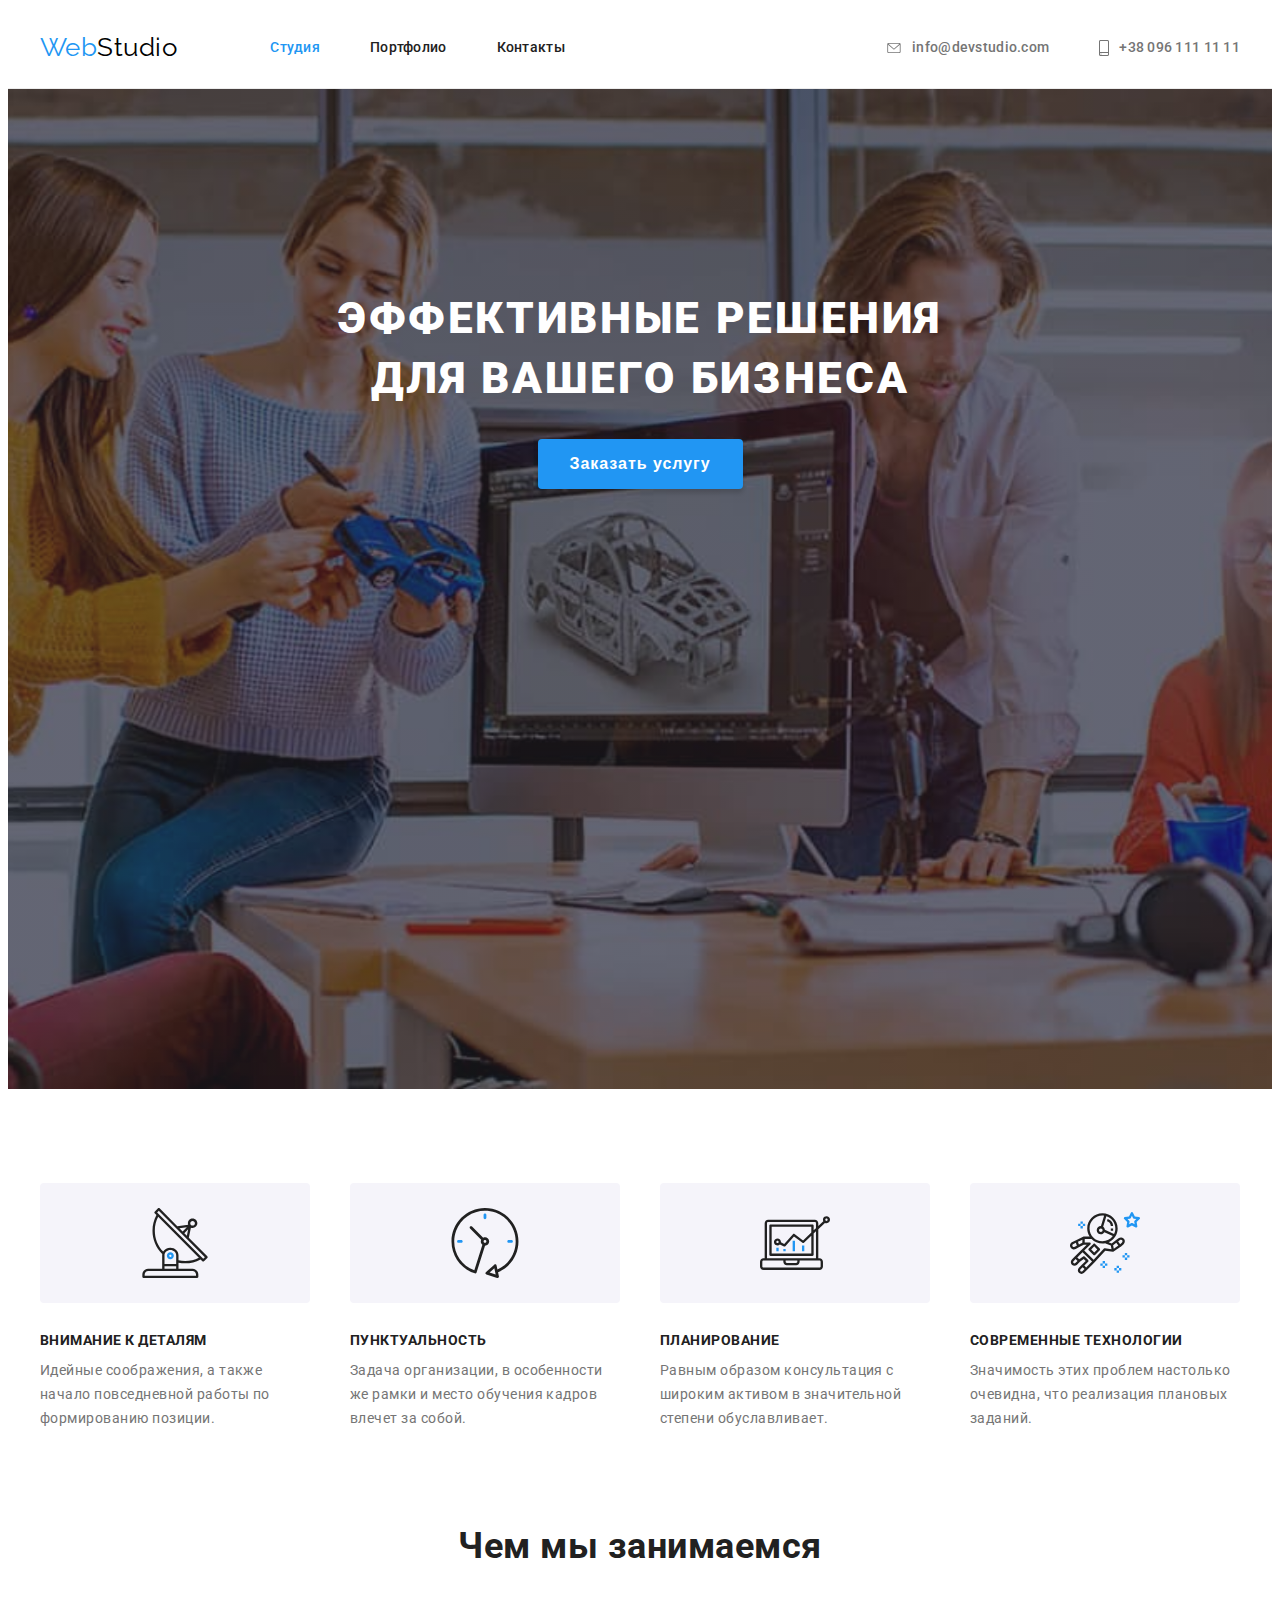
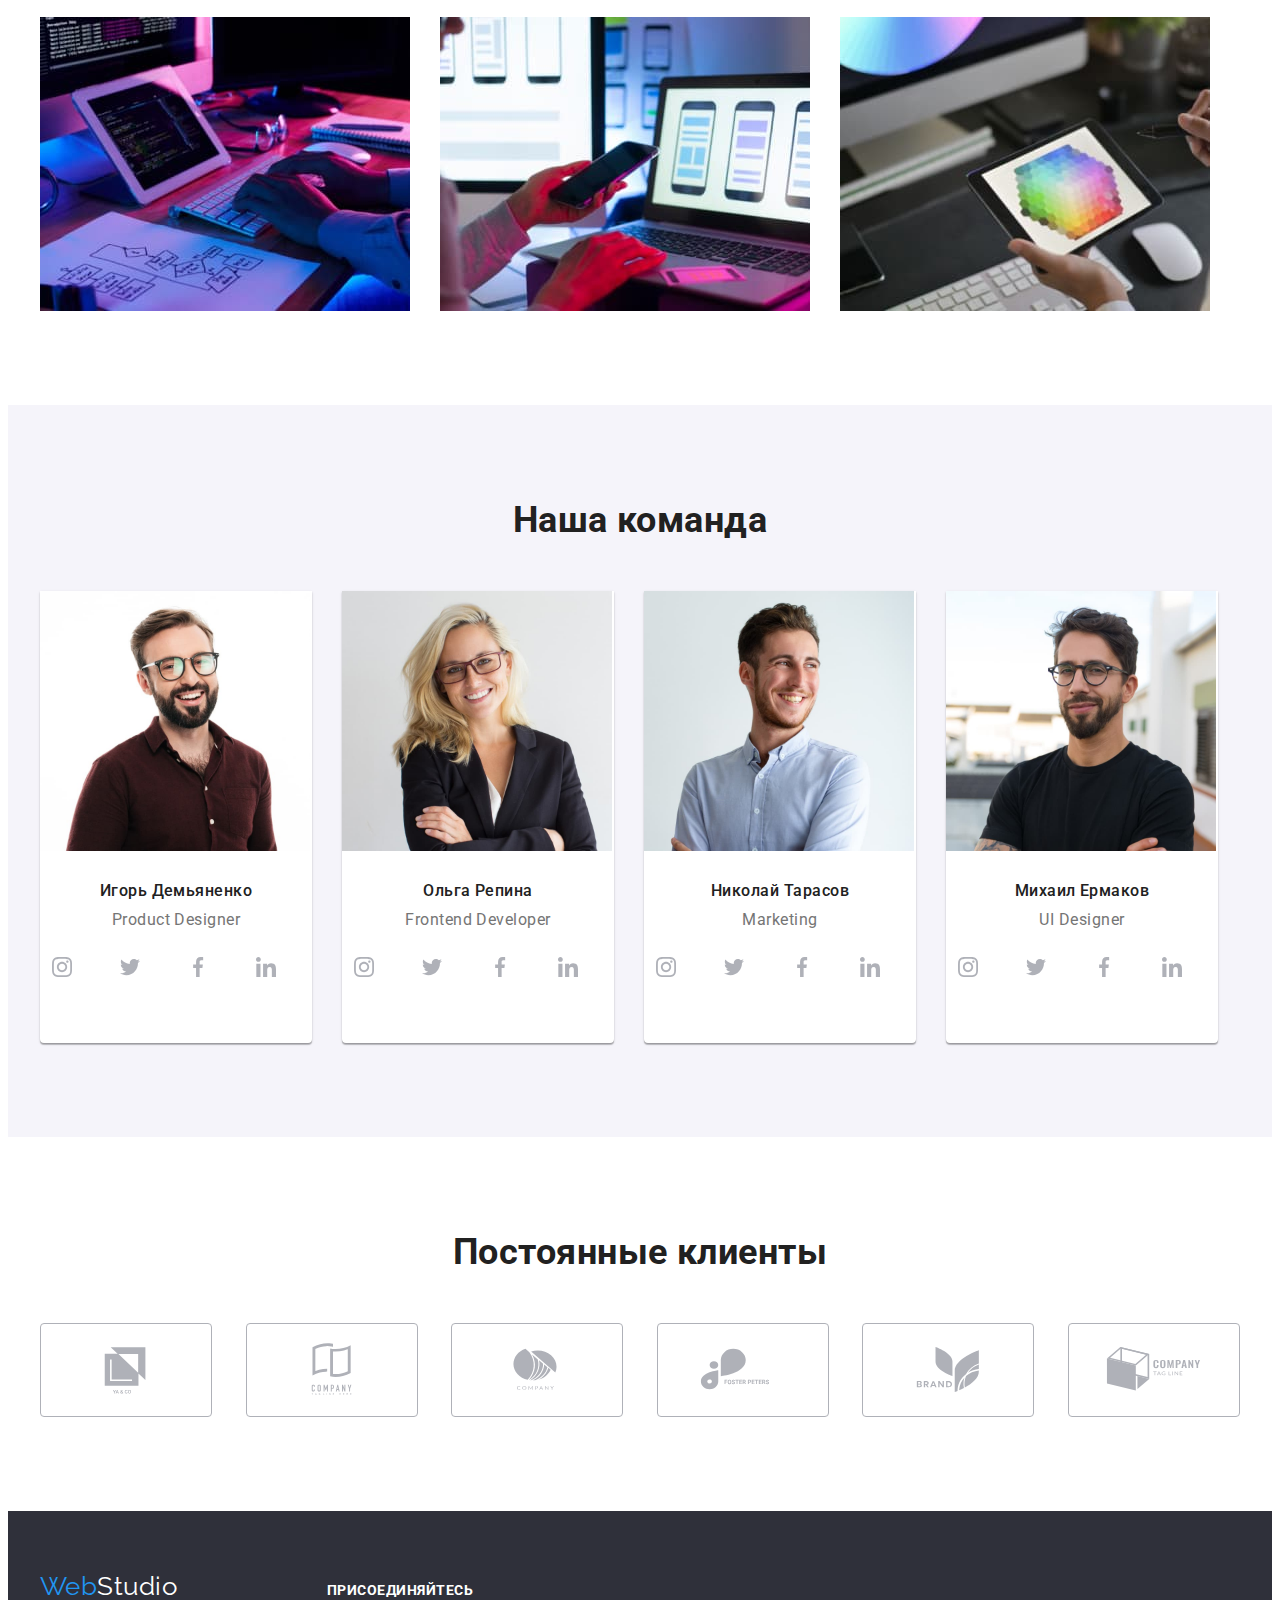
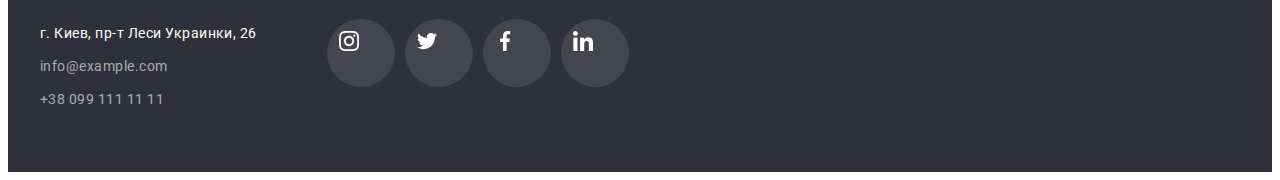
<file: index.html>
<!DOCTYPE html>
<html lang="ru">
<head>
    <meta charset="UTF-8">
    <meta http-equiv="X-UA-Compatible" content="IE=edge">
    <meta name="viewport" content="width=device-width, initial-scale=1.0">
    <title>Web Studio</title>
    <link rel="preconnect" href="https://fonts.googleapis.com">
    <link rel="preconnect" href="https://fonts.gstatic.com" crossorigin>
    <link href="https://fonts.googleapis.com/css2?family=Raleway:wght@700&family=Roboto:wght@400;500;700;900&display=swap"
        rel="stylesheet">
    <link rel="stylesheet" href="https://cdnjs.cloudflare.com/ajax/libs/modern-normalize/1.1.0/modern-normalize.min.css"
        integrity="sha512-wpPYUAdjBVSE4KJnH1VR1HeZfpl1ub8YT/NKx4PuQ5NmX2tKuGu6U/JRp5y+Y8XG2tV+wKQpNHVUX03MfMFn9Q=="
        crossorigin="anonymous" referrerpolicy="no-referrer" />
    <link rel="stylesheet" href="css/style.css">
</head>
<body>

   <!--Шапка-->

    <header class="page-header">
       <div class="container">
            <nav class="nav">
                <a href="./index.html" lang="en" class="logo link">
                    Web<span class="logo top">Studio</span>
                </a>
            
                <ul class="site-nav list">
                    <li class="list-item"><a href="./index.html" class="link current">Студия</a></li>
                    <li class="list-item"><a href="./portfolio.html" class="link">Портфолио</a></li>
                    <li class="list-item"><a href="" class="link">Контакты</a></li>
                </ul>
            </nav>
            
            <ul class="cont-nav list">
                <li class="list-item">
                    <a href="mailto:info@devstudio.com" class="link">
                        <svg width="16" height="10" class="cont-icon">
                        <use href="./images/icons.svg#icon-mail"></use>
                        </svg>info@devstudio.com
                    </a>
                </li>
                <li class="list-item"><a href="tel:+380961111111" class="link">
                        <svg width="10" height="16" class="cont-icon">
                        <use href="./images/icons.svg#icon-phone"></use>
                        </svg>+38 096 111 11 11
                    </a>
                </li>
            </ul>
            
       </div>
   </header> 

  <main>

    <!--Герой-->

    <section class="section hero">
        <div class="container">
            <h1 class="hero-title">Эффективные решения для вашего бизнеса</h1>
            <button type="button" class="button">Заказать услугу</button>
        </div>
    </section>
    
    
    <!--Наши преимущества-->

    <section class="section">
        <div class="container">
            <h2 class="visually-hidden">Наши преимущества</h2>
            <ul class="features-list list">
                <li class="list-item">
                    <div class="features-thumb">
                        <svg class="features-icon">
                            <use href="./images/icons.svg#icon-antenna"></use>
                        </svg>
                    </div>
                    <h3 class="title">Внимание к деталям</h3>
                    <p class="text">Идейные соображения, а также начало повседневной работы по формированию позиции.</p>
                </li>
                <li class="list-item">
                    <div class="features-thumb">
                        <svg class="features-icon">
                            <use href="./images/icons.svg#icon-clock"></use>
                        </svg>
                    </div>
                    <h3 class="title">Пунктуальность</h3>
                    <p class="text">Задача организации, в особенности же рамки и место обучения кадров влечет за собой.</p>
                </li>
                <li class="list-item">
                    <div class="features-thumb">
                        <svg class="features-icon">
                            <use href="./images/icons.svg#icon-diagram"></use>
                        </svg>
                    </div>
                    <h3 class="title">Планирование</h3>
                    <p class="text">Равным образом консультация с широким активом в значительной степени обуславливает.</p>
                </li>
                <li class="list-item">
                    <div class="features-thumb">
                        <svg class="features-icon">
                            <use href="./images/icons.svg#icon-astronaut"></use>
                        </svg>
                    </div>
                    <h3 class="title">Современные технологии</h3>
                    <p class="text">Значимость этих проблем настолько очевидна, что реализация плановых заданий.</p>
                </li>
            </ul>
        </div>
    </section>
    
    <!--Чем мы занимаемся-->

    <section class="section about">
        <div class="container">
            <h2 class="section-title">Чем мы занимаемся</h2>
            <ul class="about-list list">
                <li class="list-item"><img src="./images/sample1.jpg" alt="Десктопные приложения" width="370"></li>
                <li class="list-item"><img src="./images/sample2.jpg" alt="Мобильные приложения" width="370"></li>
                <li class="list-item"><img src="./images/sample3.jpg" alt="Дизайнерские решения" width="370"></li>
            </ul>
        </div>
    </section>
    
    <!--Наша команда-->

    <section class="section team">
        <div class="container">
            <h2 class="section-title">Наша команда</h2>
            <ul class="team-list list">
                <li class="list-item">
                    <div class="team-member"> 
                        <img src="./images/productdesigner.jpg" alt="Продакт дизайнер Игорь Демьяненко" width="270">
                        <h3 class="title">Игорь Демьяненко</h3>
                        <p lang="en" class="text">Product Designer</p>
                        <ul class="team-social list">
                            <li class="team-social-item">
                                <a href="" class="team-social-link">
                                    <svg class="social-icon">
                                        <use href="./images/icons.svg#icon-instagram"></use>
                                    </svg>
                                </a>
                            </li>
                            <li class="team-social-item">
                                <a href="" class="team-social-link link">
                                    <svg class="social-icon">
                                        <use href="./images/icons.svg#icon-twitter"></use>
                                    </svg>
                                </a>
                            </li>
                            <li class="team-social-item">
                                <a href="" class="team-social-link link">
                                    <svg class="social-icon">
                                        <use href="./images/icons.svg#icon-facebook"></use>
                                    </svg>
                                </a>
                            </li>
                            <li class="team-social-item">
                                <a href="" class="team-social-link link">
                                    <svg class="social-icon">
                                        <use href="./images/icons.svg#icon-linkedin"></use>
                                    </svg>
                                </a>
                            </li>
                        </ul>
                    </div>
                </li>
                <li class="list-item">
                    <div class="team-member">
                        <img src="./images/frontenddeveloper.jpg" alt="Фронт-энд разработчик Ольга Репина" width="270">
                        <h3 class="title">Ольга Репина</h3>
                        <p lang="en" class="text">Frontend Developer</p>
                        <ul class="team-social list">
                            <li class="team-social-item">
                                <a href="" class="team-social-link">
                                    <svg class="social-icon">
                                        <use href="./images/icons.svg#icon-instagram"></use>
                                    </svg>
                                </a>
                            </li>
                            <li class="team-social-item">
                                <a href="" class="team-social-link link">
                                    <svg class="social-icon">
                                        <use href="./images/icons.svg#icon-twitter"></use>
                                    </svg>
                                </a>
                            </li>
                            <li class="team-social-item">
                                <a href="" class="team-social-link link">
                                    <svg class="social-icon">
                                        <use href="./images/icons.svg#icon-facebook"></use>
                                    </svg>
                                </a>
                            </li>
                            <li class="team-social-item">
                                <a href="" class="team-social-link link">
                                    <svg class="social-icon">
                                        <use href="./images/icons.svg#icon-linkedin"></use>
                                    </svg>
                                </a>
                            </li>
                        </ul>
                    </div>
                </li>
                <li class="list-item">
                    <div class="team-member">
                        <img src="./images/marketing.jpg" alt="Маркетолог Николай Тарасов" width="270">
                        <h3 class="title">Николай Тарасов</h3>
                        <p lang="en" class="text">Marketing</p>
                        <ul class="team-social list">
                            <li class="team-social-item">
                                <a href="" class="team-social-link">
                                    <svg class="social-icon">
                                        <use href="./images/icons.svg#icon-instagram"></use>
                                    </svg>
                                </a>
                            </li>
                            <li class="team-social-item">
                                <a href="" class="team-social-link link">
                                    <svg class="social-icon">
                                        <use href="./images/icons.svg#icon-twitter"></use>
                                    </svg>
                                </a>
                            </li>
                            <li class="team-social-item">
                                <a href="" class="team-social-link link">
                                    <svg class="social-icon">
                                        <use href="./images/icons.svg#icon-facebook"></use>
                                    </svg>
                                </a>
                            </li>
                            <li class="team-social-item">
                                <a href="" class="team-social-link link">
                                    <svg class="social-icon">
                                        <use href="./images/icons.svg#icon-linkedin"></use>
                                    </svg>
                                </a>
                            </li>
                        </ul>
                    </div>
                </li>
                <li class="list-item">
                    <div class="team-member">
                        <img src="./images/uidesigner.jpg" alt="UI дизайнер Михаил Ермаков" width="270">
                        <h3 class="title">Михаил Ермаков</h3>
                        <p lang="en" class="text">UI Designer</p>
                        <ul class="team-social list">
                            <li class="team-social-item">
                                <a href="" class="team-social-link">
                                    <svg class="social-icon">
                                        <use href="./images/icons.svg#icon-instagram"></use>
                                    </svg>
                                </a>
                            </li>
                            <li class="team-social-item">
                                <a href="" class="team-social-link link">
                                    <svg class="social-icon">
                                        <use href="./images/icons.svg#icon-twitter"></use>
                                    </svg>
                                </a>
                            </li>
                            <li class="team-social-item">
                                <a href="" class="team-social-link link">
                                    <svg class="social-icon">
                                        <use href="./images/icons.svg#icon-facebook"></use>
                                    </svg>
                                </a>
                            </li>
                            <li class="team-social-item">
                                <a href="" class="team-social-link link">
                                    <svg class="social-icon">
                                        <use href="./images/icons.svg#icon-linkedin"></use>
                                    </svg>
                                </a>
                            </li>
                        </ul>
                    </div>
                </li>
            </ul>
        </div>
    </section>

    <!-- Постоянные клиенты -->

    <section class="section">
        <div class="container">
            <h2 class="section-title">Постоянные клиенты</h2>
            <ul class="clients-list list">
                <li class="clients-item">
                    <a href="" class="clients-link link">
                        <svg class="clients-icon">
                            <use href="./images/icons.svg#icon-client1"></use>
                        </svg>
                    </a>
                </li>
                <li class="clients-item">
                    <a href="" class="clients-link link">
                        <svg class="clients-icon">
                            <use href="./images/icons.svg#icon-client2"></use>
                        </svg>
                    </a>
                </li>
                <li class="clients-item">
                    <a href="" class="clients-link link">
                        <svg class="clients-icon">
                            <use href="./images/icons.svg#icon-client3"></use>
                        </svg>
                    </a>
                </li>
                <li class="clients-item">
                    <a href="" class="clients-link link">
                        <svg class="clients-icon">
                            <use href="./images/icons.svg#icon-client4"></use>
                        </svg>
                    </a>
                </li>
                <li class="clients-item">
                    <a href="" class="clients-link link">
                        <svg class="clients-icon">
                            <use href="./images/icons.svg#icon-client5"></use>
                        </svg>
                    </a>
                </li>
                <li class="clients-item">
                    <a href="" class="clients-link link">
                        <svg class="clients-icon">
                            <use href="./images/icons.svg#icon-client6"></use>
                        </svg>
                    </a>
                </li>
            </ul>
        </div>
    </section>

  </main>

   <!--Футер-->
   <footer class="page-footer">
       <div class="container">
            <div class="footer-cont"><a href="./index.html" lang="en" class="logo link">Web<span class="logo bottom">Studio</span></a>
                <address>
                    <ul class="contacts-list list">
                        <li class="list-item"><a href="" class="link map">г. Киев, пр-т Леси Украинки, 26</a></li>
                        <li class="list-item"><a href="mailto:info@example.com" class="link">info@example.com</a></li>
                        <li class="list-item"><a href="tel:+380991111111" class="link">+38 099 111 11 11</a></li>
                    </ul>
                </address>
            </div>
            <div class="footer-join">
                <h2 class="footer-join-title">присоединяйтесь</h2>
                <ul class="footer-join-list list">
                    <li class="footer-join-item">
                        <a href="" class="footer-social-link link">
                            <svg class="footer-social-icon">
                                <use href="./images/icons.svg#icon-instagram"></use>
                            </svg>
                        </a>
                    </li>
                    <li class="footer-join-item">
                        <a href="" class="footer-social-link link">
                            <svg class="footer-social-icon">
                                <use href="./images/icons.svg#icon-twitter"></use>
                            </svg>
                        </a>
                    </li>
                    <li class="footer-join-item">
                        <a href="" class="footer-social-link link">
                            <svg class="footer-social-icon">
                                <use href="./images/icons.svg#icon-facebook"></use>
                            </svg>
                        </a>
                    </li>
                    <li class="footer-join-item">
                        <a href="" class="footer-social-link link">
                            <svg class="footer-social-icon">
                                <use href="./images/icons.svg#icon-linkedin"></use>
                            </svg>
                        </a>
                    </li>
            
                </ul>
            </div>
       </div>
   </footer>
</body>
</html>
</file>
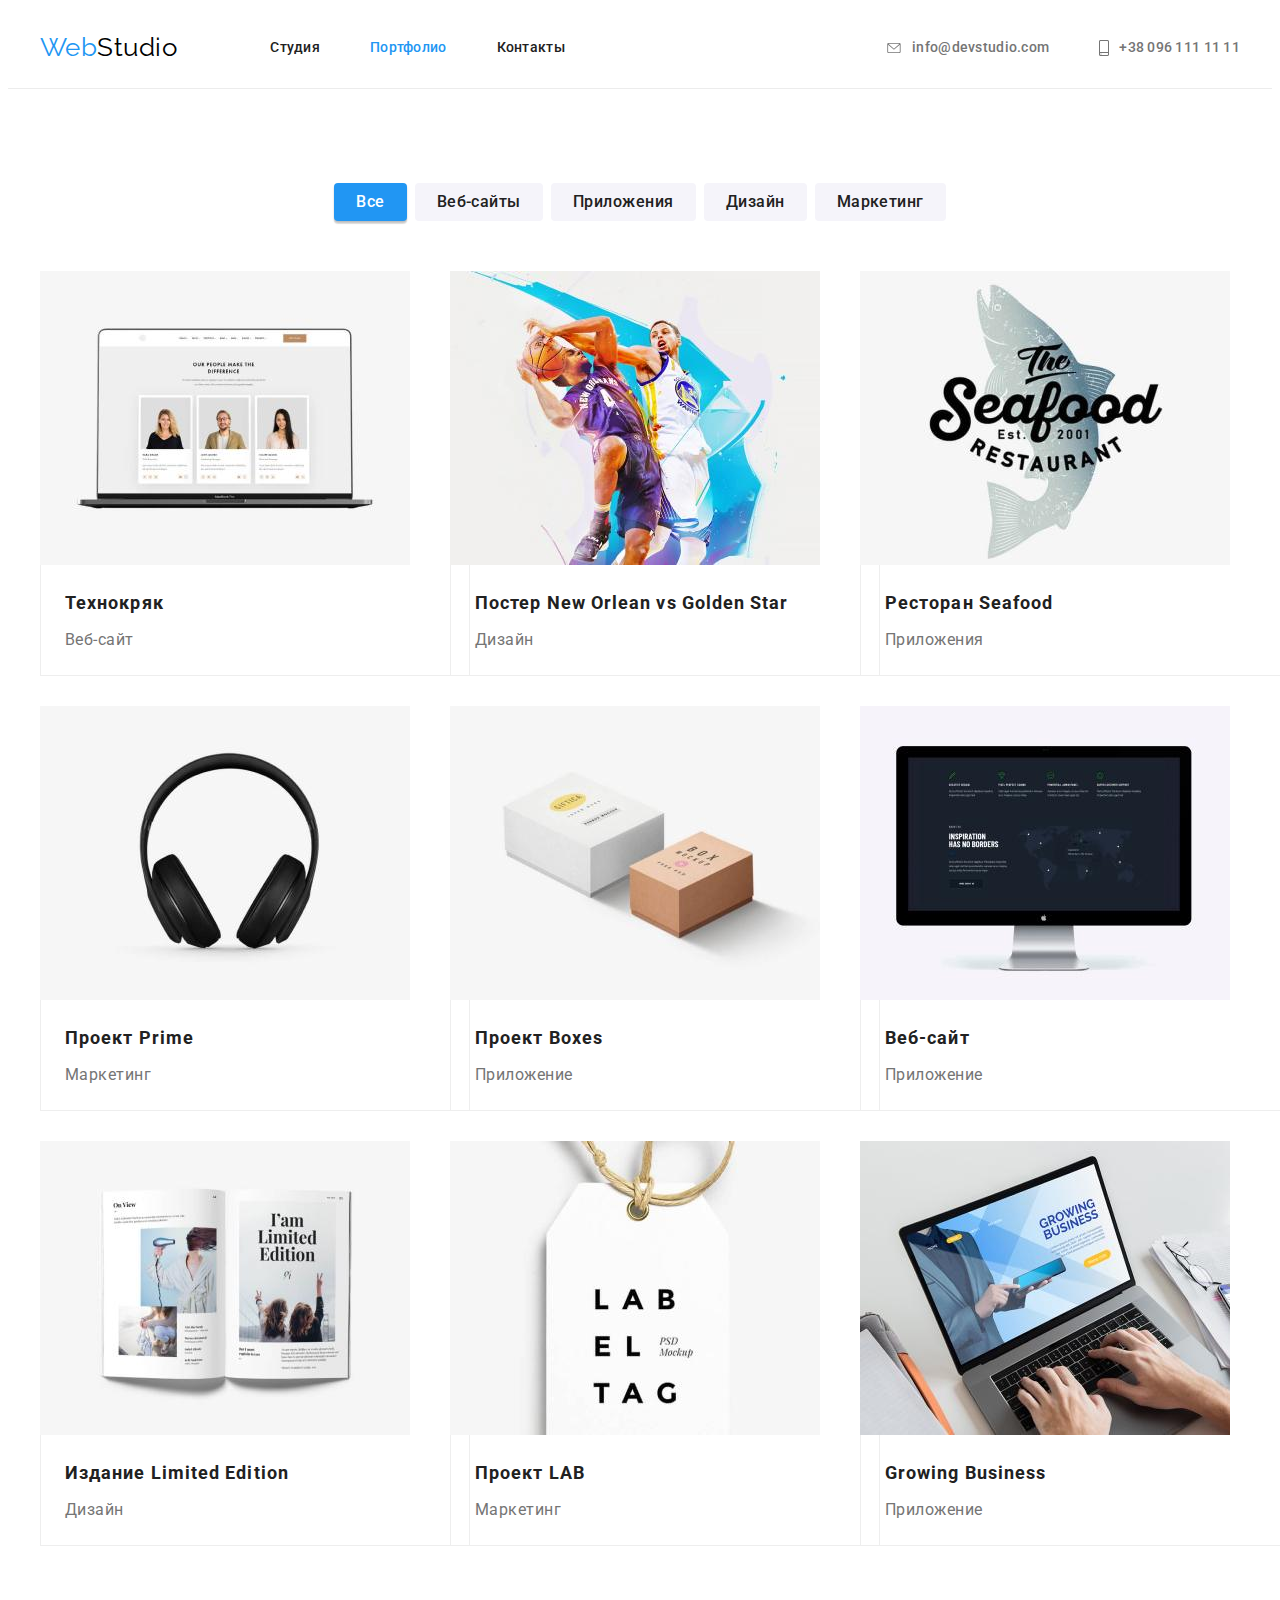
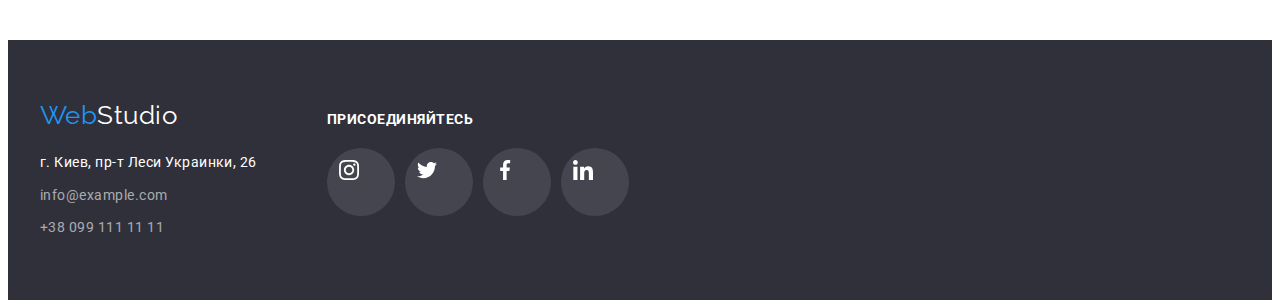
<file: portfolio.html>
<!DOCTYPE html>
<html lang="ru">

<head>
    <meta charset="UTF-8">
    <meta http-equiv="X-UA-Compatible" content="IE=edge">
    <meta name="viewport" content="width=device-width, initial-scale=1.0">
    <title>Web Studio</title>
    <link rel="preconnect" href="https://fonts.gstatic.com" crossorigin>
    <link href="https://fonts.googleapis.com/css2?family=Raleway:wght@700&family=Roboto:wght@400;500;700;900&display=swap"
        rel="stylesheet">
    <link rel="stylesheet" href="https://cdnjs.cloudflare.com/ajax/libs/modern-normalize/1.1.0/modern-normalize.min.css"
        integrity="sha512-wpPYUAdjBVSE4KJnH1VR1HeZfpl1ub8YT/NKx4PuQ5NmX2tKuGu6U/JRp5y+Y8XG2tV+wKQpNHVUX03MfMFn9Q=="
        crossorigin="anonymous" referrerpolicy="no-referrer" />
    <link rel="stylesheet" href="css/style.css">
</head>

<body>
    <!--Шапка-->

    <header class="page-header">
        <div class="container">
            <nav class="nav">
                <a href="./index.html" lang="en" class="logo link">
                    Web<span class="logo top">Studio</span>
                </a>
    
                <ul class="site-nav list">
                    <li class="list-item"><a href="./index.html" class="link">Студия</a></li>
                    <li class="list-item"><a href="./portfolio.html" class="link current">Портфолио</a></li>
                    <li class="list-item"><a href="" class="link">Контакты</a></li>
                </ul>
            </nav>
    
            <ul class="cont-nav list">
                <li class="list-item">
                    <a href="mailto:info@devstudio.com" class="link">
                        <svg width="16" height="10" class="cont-icon">
                            <use href="./images/icons.svg#icon-mail"></use>
                        </svg>info@devstudio.com
                    </a>
                </li>
                <li class="list-item"><a href="tel:+380961111111" class="link">
                        <svg width="10" height="16" class="cont-icon">
                            <use href="./images/icons.svg#icon-phone"></use>
                        </svg>+38 096 111 11 11
                    </a>
                </li>
            </ul>
    
        </div>
    </header>

    <!-- Портфолио -->

    <main>

        <section class="section">
            <div class="container">
                <h1 class="visually-hidden">Портфолио</h1>
                <ul class="filter list">
                    <li class="list-item"><button type="button" class="filter-selection active">Все</button></li>
                    <li class="list-item"><button type="button" class="filter-selection">Веб-сайты</button></li>
                    <li class="list-item"><button type="button" class="filter-selection">Приложения</button></li>
                    <li class="list-item"><button type="button" class="filter-selection">Дизайн</button></li>
                    <li class="list-item"><button type="button" class="filter-selection">Маркетинг</button></li>
                </ul>
                <ul class="portfolio list">
                    <li class="list-item">
                        <a href="" class="link">
                            <img src="./images/portfolio-img-1.jpg" alt="Сайт Технокряк на макбуке" width="370">
                            <div class="portfolio-container">
                                <h2 class="portfolio-title">Технокряк</h2>
                                <p class="portfolio-type">Веб-сайт</p>
                            </div>
                        </a>
                    </li>
                    <li class="list-item">
                        <a href="" class="link">
                            <img src="./images/portfolio-img-2.jpg" alt="Постер New Orlean vs Golden Star" width="370">
                            <div class="portfolio-container">
                                <h2 class="portfolio-title">Постер New Orlean vs Golden Star</h2>
                                <p class="portfolio-type">Дизайн</p>
                            </div>
            
                        </a>
                    </li>
                    <li class="list-item">
                        <a href="" class="link">
                            <img src="./images/portfolio-img-3.jpg" alt="Лого ресторана Seafood" width="370">
                            <div class="portfolio-container">
                                <h2 class="portfolio-title">Ресторан Seafood</h2>
                                <p class="portfolio-type">Приложения</p>
                            </div>
                        </a>
                    </li>
                    <li class="list-item">
                        <a href="" class="link">
                            <img src="./images/portfolio-img-4.jpg" alt="Лого проекта Prime" width="370">
                            <div class="portfolio-container">
                                <h2 class="portfolio-title">Проект Prime</h2>
                                <p class="portfolio-type">Маркетинг</p>
                            </div>
                        </a>
                    </li>
                    <li class="list-item">
                        <a href="" class="link">
                            <img src="./images/portfolio-img-5.jpg" alt="Лого проекта Boxes" width="370">
                            <div class="portfolio-container">
                                <h2 class="portfolio-title">Проект Boxes</h2>
                                <p class="portfolio-type">Приложение</p>
                            </div>
                        </a>
                    </li>
                    <li class="list-item">
                        <a href="" class="link">
                            <img src="./images/portfolio-img-6.jpg" alt="Веб-сайт Inspiration has no Borders на маке" width="370">
                            <div class="portfolio-container">
                                <h2 class="portfolio-title">Веб-сайт</h2>
                                <p class="portfolio-type">Приложение</p>
                            </div>
                        </a>
                    </li>
                    <li class="list-item">
                        <a href="" class="link">
                            <img src="./images/portfolio-img-7.jpg" alt="Издание Limited Edition" width="370">
                            <div class="portfolio-container">
                                <h2 class="portfolio-title">Издание Limited Edition</h2>
                                <p class="portfolio-type">Дизайн</p>
                            </div>
                        </a>
                    </li>
                    <li class="list-item">
                        <a href="" class="link">
                            <img src="./images/portfolio-img-8.jpg" alt="Лого проекта LAB" width="370">
                            <div class="portfolio-container">
                                <h2 class="portfolio-title">Проект LAB</h2>
                                <p class="portfolio-type">Маркетинг</p>
                            </div>
                        </a>
                    </li>
                    <li class="list-item">
                        <a href="" class="link">
                            <img src="./images/portfolio-img-9.jpg" alt="Приложения Growing Business на макбуке" width="370">
                            <div class="portfolio-container">
                                <h2 class="portfolio-title">Growing Business</h2>
                                <p class="portfolio-type">Приложение</p>
                            </div>
                        </a>
                    </li>
                </ul>
            </div>
        </section>

    </main>

    <!--Футер-->

    <footer class="page-footer">
        <div class="container">
            <div class="footer-cont"><a href="./index.html" lang="en" class="logo link">Web<span
                        class="logo bottom">Studio</span></a>
                <address>
                    <ul class="contacts-list list">
                        <li class="list-item"><a href="" class="link map">г. Киев, пр-т Леси Украинки, 26</a></li>
                        <li class="list-item"><a href="mailto:info@example.com" class="link">info@example.com</a></li>
                        <li class="list-item"><a href="tel:+380991111111" class="link">+38 099 111 11 11</a></li>
                    </ul>
                </address>
            </div>
            <div class="footer-join">
                <h2 class="footer-join-title">присоединяйтесь</h2>
                <ul class="footer-join-list list">
                    <li class="footer-join-item">
                        <a href="" class="footer-social-link link">
                            <svg class="footer-social-icon">
                                <use href="./images/icons.svg#icon-instagram"></use>
                            </svg>
                        </a>
                    </li>
                    <li class="footer-join-item">
                        <a href="" class="footer-social-link link">
                            <svg class="footer-social-icon">
                                <use href="./images/icons.svg#icon-twitter"></use>
                            </svg>
                        </a>
                    </li>
                    <li class="footer-join-item">
                        <a href="" class="footer-social-link link">
                            <svg class="footer-social-icon">
                                <use href="./images/icons.svg#icon-facebook"></use>
                            </svg>
                        </a>
                    </li>
                    <li class="footer-join-item">
                        <a href="" class="footer-social-link link">
                            <svg class="footer-social-icon">
                                <use href="./images/icons.svg#icon-linkedin"></use>
                            </svg>
                        </a>
                    </li>
    
                </ul>
            </div>
        </div>
    </footer>
    
</body>

</html>
</file>
<file: css/style.css>
:root {
  --primary-text-color: #757575;
  --title-text-color: #212121;
  --accent-color: #2196f3;
  --primary-white-color: #ffffff;
  --secondary-background-color: #f5f4fa;
  --footer-background-color: #2f303a;
  --hero-background-color: #c4c4c4;
  --logo-color: #000000;
  --secondary-white-color: rgba(255, 255, 255, 0.6);
  --header-border: #ececec;
  --hero-button-shadow: rgba(0, 0, 0, 0.15);
  --hero-button-hover: #188ce8;
  --portfolio-border: #eeeeee;
  --portfolio-gap: 30px;
  --icon-color: #afb1b8;
}

body {
  background-color: var(--primary-white-color);
  color: var(--primary-text-color);
  font-family: 'Roboto', sans-serif;
  letter-spacing: 0.03em;
}

h1,
h2,
h3,
h4,
h5,
h6,
p {
  margin: 0;
}

ul {
  margin: 0;
  padding-left: 0;
}

.link {
  text-decoration: none;
}

.container {
  width: 1200px;
  padding-left: 15px;
  padding-right: 15px;
  margin: auto;
}

.section {
  padding-top: 94px;
  padding-bottom: 94px;
}

.list {
  list-style: none;
}

.visually-hidden {
  position: absolute;
  width: 1px;
  height: 1px;
  margin: -1px;
  padding: 0;
  overflow: hidden;
  border: 0;
  clip: rect(0 0 0 0);
}

/* Лого */

.logo {
  font-family: 'Raleway', sans-serif;
  color: var(--accent-color);
  font-size: 26px;
  line-height: 1.19;
}

.logo.top {
  color: var(--logo-color);
}

.logo.bottom {
  color: var(--primary-white-color);
}

/* Навигация */

.page-header .container,
.nav,
.site-nav,
.cont-nav {
  display: flex;
}

.page-header {
  border-bottom: 1px solid var(--header-border);
}

.nav > .logo {
  display: block;
  margin-right: 93px;
  padding-top: 24px;
  padding-bottom: 25px;
}

.site-nav .list-item:not(:last-child),
.cont-nav .list-item:not(:last-child) {
  margin-right: 50px;
}

.cont-nav {
  margin-left: auto;
}

.site-nav .link,
.cont-nav .link {
  display: inline-flex;
  align-items: center;
  padding-bottom: 32px;
  padding-top: 32px;

  font-weight: 500;
  font-size: 14px;
  line-height: 1.14;
  letter-spacing: 0.02em;
  color: var(--title-text-color);
}

.cont-nav .link {
  color: var(--primary-text-color);
}

.cont-icon {
  fill: var(--primary-text-color);
  margin-right: 10px;
}

.cont-nav .link:hover .cont-icon,
.cont-nav .link:focus .cont-icon {
  fill: var(--accent-color);
}

.site-nav .link:hover,
.site-nav .link:focus,
.link.current,
.cont-nav .link:focus,
.cont-nav .link:hover,
.contacts-list .link:hover,
.contacts-list .link:focus {
  color: var(--accent-color);
}

/* Футер */

.page-footer {
  padding-top: 60px;
  padding-bottom: 60px;
  background-color: var(--footer-background-color);
}

.page-footer .container {
  display: flex;
  align-items: baseline;
}

.footer-cont {
  margin-right: 70px;
}

.footer-join-list {
  display: flex;
}

.page-footer .logo.link {
  display: block;
  margin-bottom: 20px;
}

.contacts-list .list-item:not(:last-child) {
  margin-bottom: 9px;
}

.contacts-list .link {
  font-style: normal;
  font-size: 14px;
  line-height: 1.71;
  color: var(--secondary-white-color);
}

.link.map {
  color: var(--primary-white-color);
}

.footer-join-title {
  margin-bottom: 20px;

  font-weight: 700;
  font-size: 14px;
  line-height: 1.14;
  text-transform: uppercase;
  color: var(--primary-white-color);
}

.footer-join-item:not(:last-child) {
  margin-right: 10px;
}

.footer-social-link {
  display: block;
  padding: 12px;
  width: 44px;
  height: 44px;
  border-radius: 50%;
  background-color: rgba(255, 255, 255, 0.1);
}

.footer-social-link:hover,
.footer-social-link:focus {
  background-color: var(--accent-color);
}

.footer-social-icon {
  width: 20px;
  height: 20px;
  fill: var(--primary-white-color);
}

/* Герой */

.hero {
  height: 600px;
  max-width: 1600px;
  margin: 0 auto;
  background-color: var(--hero-background-color);
  background-image: linear-gradient(to right, rgba(47, 48, 58, 0.4), rgba(47, 48, 58, 0.4)),
    url(../images/hero-bcg.jpg);
  background-position: center;
  background-repeat: no-repeat;
  background-size: cover;

  text-align: center;
  padding-top: 200px;
  padding-bottom: 200px;
}

.hero-title {
  width: 696px;
  margin: auto auto 30px auto;
  font-weight: 900;
  font-size: 44px;
  line-height: 1.36;
  text-align: center;
  letter-spacing: 0.06em;
  text-transform: uppercase;
  color: var(--primary-white-color);
}

.hero .button {
  min-width: 200px;
  padding: 10px 32px;

  font-weight: 700;
  font-size: 16px;
  line-height: 1.87;
  text-align: center;
  letter-spacing: 0.06em;
  color: var(--primary-white-color);
  background-color: var(--accent-color);
  cursor: pointer;
  border: none;
  box-shadow: 0px 4px 4px var(--hero-button-shadow);
  border-radius: 4px;
}

.hero .button:hover,
.hero .button:focus {
  background-color: var(--hero-button-hover);
}

/* Наши преимущества */

.features-list {
  display: flex;
  justify-content: space-between;
}

.features-list .list-item {
  width: 270px;
}

.features-thumb {
  display: flex;
  height: 120px;
  margin-bottom: 30px;
  justify-content: center;
  align-items: center;
  background-color: var(--secondary-background-color);
  border-radius: 4px;
}

.features-icon {
  width: 70px;
  height: 70px;
}

.features-list .list-item:not(:last-child) {
  margin-right: 30px;
}

.features-list .title {
  margin-bottom: 10px;
  font-weight: 700;
  font-size: 14px;
  line-height: 1.14;
  text-transform: uppercase;
  color: var(--title-text-color);
}

.features-list .text {
  font-size: 14px;
  line-height: 1.71;
}

/* Чем мы занимаемся */

.about {
  padding-top: 0;
}

.about-list {
  display: flex;
}

.about-list > .list-item:not(:last-child) {
  margin-right: 30px;
}

.about-list > .list-item > img {
  display: block;
}

.section-title {
  margin-bottom: 50px;
  font-weight: 700;
  font-size: 36px;
  line-height: 1.17;
  text-align: center;
  color: var(--title-text-color);
}

/* Наша команда */

.team {
  background-color: var(--secondary-background-color);
}

.team-list {
  display: flex;
}

.team-list > .list-item:not(:last-child) {
  margin-right: 30px;
}

.team-list > .list-item .team-member {
  background-color: var(--primary-white-color);
  box-shadow: 0px 1px 3px rgba(0, 0, 0, 0.12), 0px 1px 1px rgba(0, 0, 0, 0.14),
    0px 2px 1px rgba(0, 0, 0, 0.2);
  border-radius: 0px 0px 4px 4px;
}

.team-member img {
  display: block;
  margin-bottom: 30px;
}

.team-list .title {
  margin-bottom: 10px;

  font-weight: 500;
  font-size: 16px;
  line-height: 1.19;
  text-align: center;
  color: var(--title-text-color);
}

.team-list .text {
  margin-bottom: 16px;

  font-size: 16px;
  line-height: 1.19;
  text-align: center;
}

.team-social {
  display: flex;
  justify-content: center;
  padding-bottom: 30px;
}

.team-social-link {
  display: block;
  padding: 12px;
  width: 44px;
  height: 44px;
  border-radius: 50%;
}

.team-social-link:hover,
.team-social-link:focus {
  background-color: var(--accent-color);
}

.social-icon {
  width: 20px;
  height: 20px;
  fill: var(--icon-color);
}

.team-social-link:hover .social-icon,
.team-social-link:focus .social-icon {
  fill: var(--primary-white-color);
}

/* Постоянные клиенты */

.clients-list {
  display: flex;
  justify-content: space-between;
}

.clients-link {
  display: flex;
  width: 170px;
  height: 92px;
  align-items: center;
  justify-content:center;
  border: 1px solid var(--icon-color);
  border-radius: 4px;
}

.clients-icon {
  width: 106px;
  height: 60px;
  fill: var(--icon-color);
}

.clients-link:hover,
.clients-link:focus {
  border: 1px solid var(--accent-color);
}

.clients-link:hover .clients-icon,
.clients-link:focus .clients-icon {
  fill: var(--accent-color);
}

/* Портфолио */

.filter {
  display: flex;
  justify-content: center;
  padding-bottom: 50px;
}

.filter .list-item:not(:last-child) {
  margin-right: 8px;
}
.filter-selection {
  padding: 6px 22px;
  font-family: 'Roboto', sans-serif;
  font-style: normal;
  font-weight: 500;
  font-size: 16px;
  line-height: 1.62;
  text-align: center;
  color: var(--title-text-color);
  background-color: var(--secondary-background-color);
  letter-spacing: 0.03em;
  cursor: pointer;
  border: none;
  border-radius: 4px;
}

.filter-selection:focus,
.filter-selection:hover,
.filter-selection.active {
  color: var(--primary-white-color);
  background-color: var(--accent-color);
  box-shadow: 0px 3px 1px rgba(0, 0, 0, 0.1), 0px 1px 2px rgba(0, 0, 0, 0.08),
    0px 2px 2px rgba(0, 0, 0, 0.12);
}

.portfolio {
  display: flex;
  flex-wrap: wrap;
  margin-top: calc(-1 * var(--portfolio-gap));
  margin-left: calc(-1 * var(--portfolio-gap));
}

.portfolio .list-item {
  flex-basis: calc(100% / 3 - 30px);
  margin-top: var(--portfolio-gap);
  margin-left: var(--portfolio-gap);
}

.portfolio .list-item:hover,
.portfolio .list-item:focus {
  box-shadow: 0px 1px 1px rgba(0, 0, 0, 0.12), 0px 4px 4px rgba(0, 0, 0, 0.06),
    1px 4px 6px rgba(0, 0, 0, 0.16);
}

.portfolio .link > img {
  display: block;
}

.portfolio-container {
  width: 100%;
  padding: 20px 24px;
  border: 1px solid var(--portfolio-border);
  border-top: none;
}

.portfolio-title {
  margin-bottom: 4px;
  font-weight: 700;
  font-size: 18px;
  line-height: 2;
  letter-spacing: 0.06em;
  color: var(--title-text-color);
}

.portfolio-type {
  font-size: 16px;
  line-height: 1.87;
  color: var(--primary-text-color);
}
</file>
